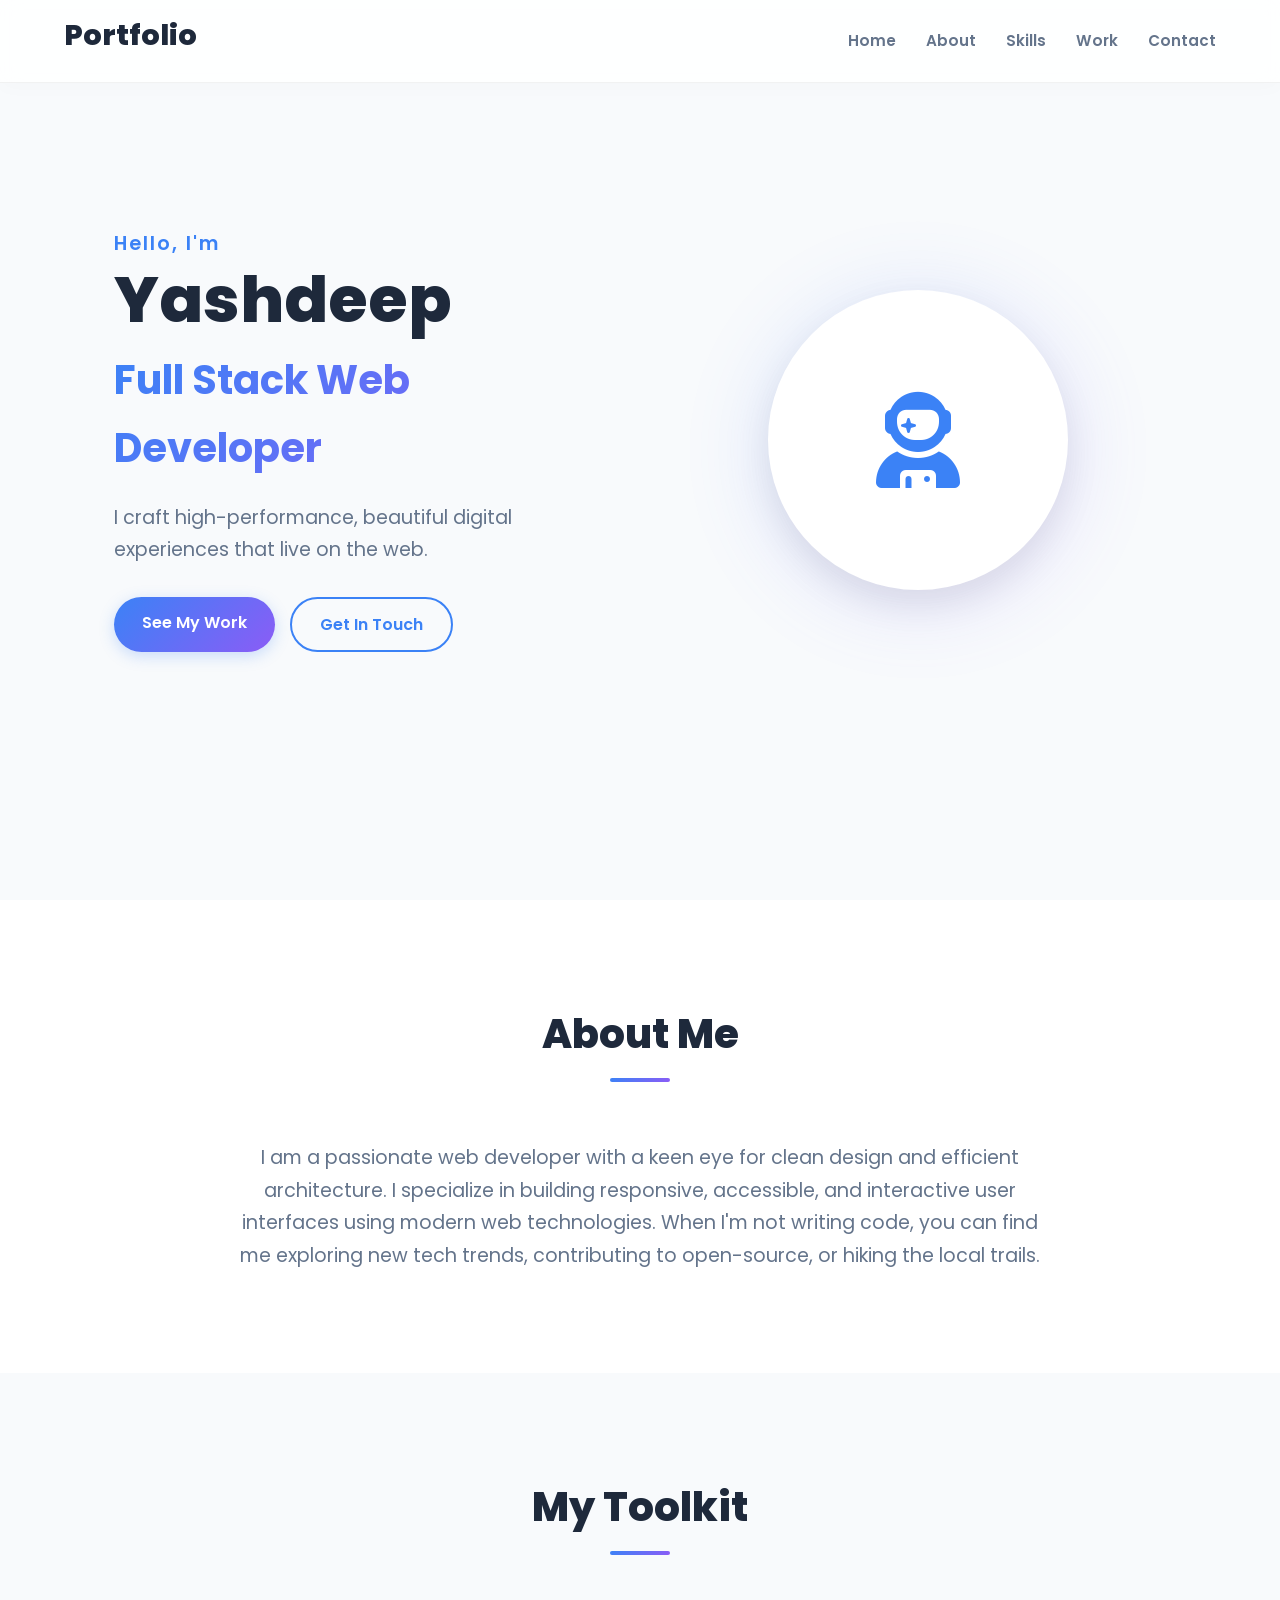
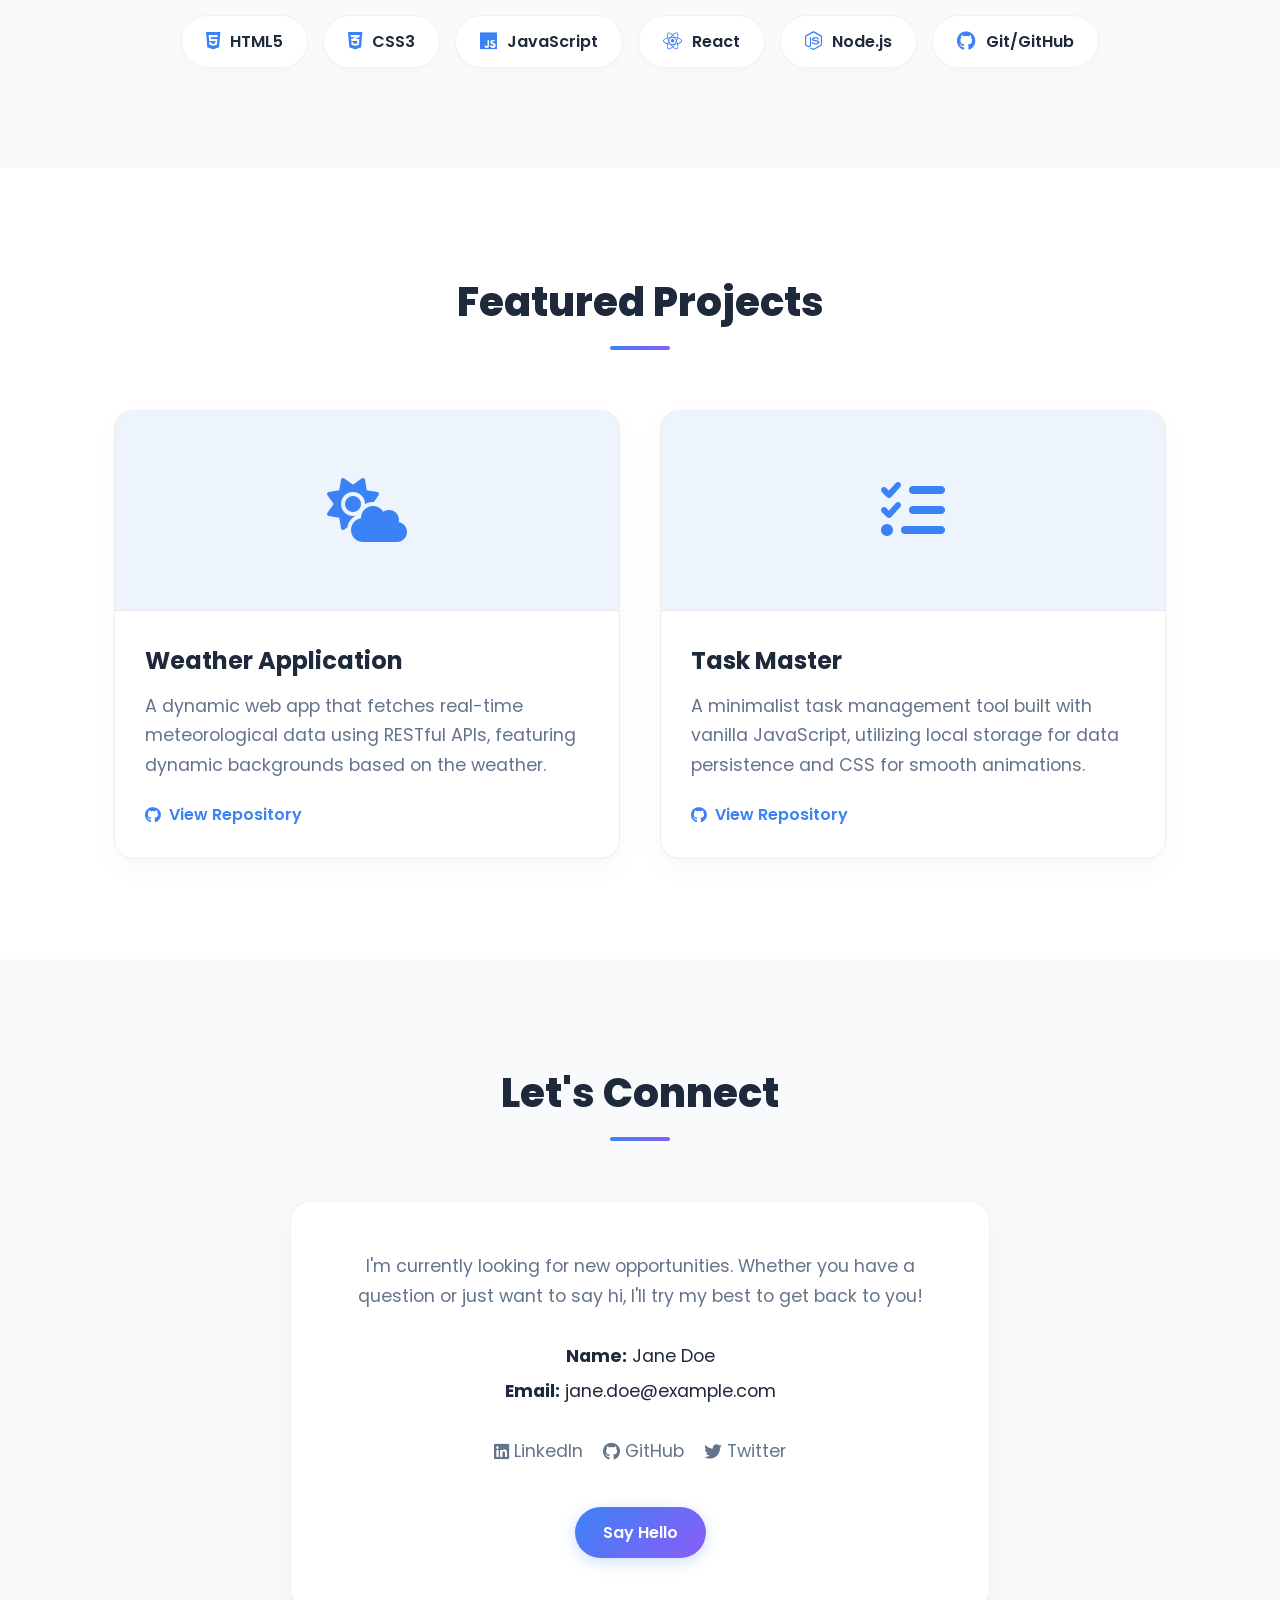
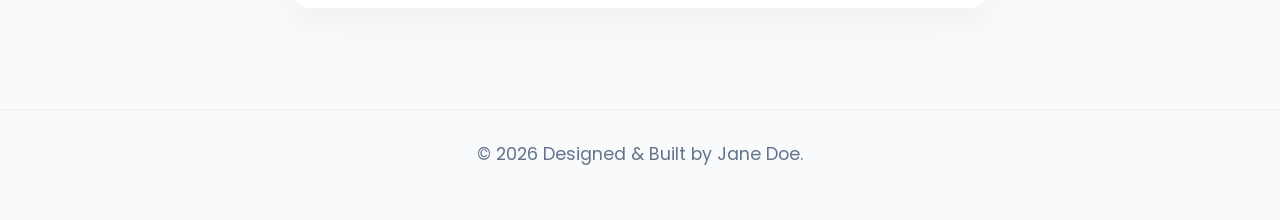
<file: WebDev-L1-PersonalPortfolio/index.html>
<!DOCTYPE html>
<html lang="en">
<head>
    <meta charset="UTF-8">
    <meta name="viewport" content="width=device-width, initial-scale=1.0">
    <title>Personal Portfolio</title>
    <link rel="stylesheet" href="style.css">
    <!-- Google Fonts -->
    <link href="https://fonts.googleapis.com/css2?family=Poppins:wght@300;400;600;800&display=swap" rel="stylesheet">
    <!-- FontAwesome Icons -->
    <link rel="stylesheet" href="https://cdnjs.cloudflare.com/ajax/libs/font-awesome/6.4.0/css/all.min.css">
</head>
<body>

    <!-- Navigation -->
    <nav id="navbar">
        <div class="nav-container">
            <h1 class="logo">Portfolio</h1>
            <ul class="nav-links">
                <li><a href="#hero">Home</a></li>
                <li><a href="#about">About</a></li>
                <li><a href="#skills">Skills</a></li>
                <li><a href="#projects">Work</a></li>
                <li><a href="#contact">Contact</a></li>
            </ul>
            <div class="hamburger" id="hamburger">
                <i class="fa-solid fa-bars"></i>
            </div>
        </div>
    </nav>

    <!-- Profile/Hero Section -->
    <header id="hero" class="section hero">
        <div class="container hero-layout">
            <div class="hero-text reveal">
                <p class="greeting">Hello, I'm</p>
                <h1>Yashdeep</h1>
                <h2 class="gradient-text">Full Stack Web Developer</h2>
                <p class="subtitle">I craft high-performance, beautiful digital experiences that live on the web.</p>
                <div class="hero-cta">
                    <a href="#projects" class="btn btn-primary">See My Work</a>
                    <a href="#contact" class="btn btn-secondary">Get In Touch</a>
                </div>
            </div>
            <div class="hero-image reveal">
                <div class="avatar-placeholder">
                    <i class="fa-solid fa-user-astronaut"></i>
                </div>
                <div class="glow-ring"></div>
            </div>
        </div>
    </header>

    <!-- About Me Section -->
    <section id="about" class="section bg-light">
        <div class="container reveal">
            <h2 class="section-title">About Me</h2>
            <div class="about-content">
                <p>I am a passionate web developer with a keen eye for clean design and efficient architecture. I specialize in building responsive, accessible, and interactive user interfaces using modern web technologies. When I'm not writing code, you can find me exploring new tech trends, contributing to open-source, or hiking the local trails.</p>
            </div>
        </div>
    </section>

    <!-- Skills Section -->
    <section id="skills" class="section">
        <div class="container reveal">
            <h2 class="section-title">My Toolkit</h2>
            <div class="skills-grid">
                <div class="skill-pill"><i class="fa-brands fa-html5"></i> HTML5</div>
                <div class="skill-pill"><i class="fa-brands fa-css3-alt"></i> CSS3</div>
                <div class="skill-pill"><i class="fa-brands fa-js"></i> JavaScript</div>
                <div class="skill-pill"><i class="fa-brands fa-react"></i> React</div>
                <div class="skill-pill"><i class="fa-brands fa-node-js"></i> Node.js</div>
                <div class="skill-pill"><i class="fa-brands fa-github"></i> Git/GitHub</div>
            </div>
        </div>
    </section>

    <!-- Projects Section -->
    <section id="projects" class="section bg-light">
        <div class="container reveal">
            <h2 class="section-title">Featured Projects</h2>
            <div class="projects-grid">
                <!-- Project 1 -->
                <div class="project-card">
                    <div class="project-image">
                        <i class="fa-solid fa-cloud-sun"></i>
                    </div>
                    <div class="project-info">
                        <h3>Weather Application</h3>
                        <p>A dynamic web app that fetches real-time meteorological data using RESTful APIs, featuring dynamic backgrounds based on the weather.</p>
                        <a href="#" class="project-link"><i class="fa-brands fa-github"></i> View Repository</a>
                    </div>
                </div>
                <!-- Project 2 -->
                <div class="project-card">
                    <div class="project-image">
                        <i class="fa-solid fa-list-check"></i>
                    </div>
                    <div class="project-info">
                        <h3>Task Master</h3>
                        <p>A minimalist task management tool built with vanilla JavaScript, utilizing local storage for data persistence and CSS for smooth animations.</p>
                        <a href="#" class="project-link"><i class="fa-brands fa-github"></i> View Repository</a>
                    </div>
                </div>
            </div>
        </div>
    </section>

    <!-- Contact Section -->
    <section id="contact" class="section">
        <div class="container reveal">
            <h2 class="section-title">Let's Connect</h2>
            <div class="contact-card">
                <p>I'm currently looking for new opportunities. Whether you have a question or just want to say hi, I'll try my best to get back to you!</p>
                <div class="contact-details">
                    <p><strong>Name:</strong> Jane Doe</p>
                    <p><strong>Email:</strong> jane.doe@example.com</p>
                </div>
                <div class="social-links">
                    <a href="#"><i class="fa-brands fa-linkedin"></i> LinkedIn</a>
                    <a href="#"><i class="fa-brands fa-github"></i> GitHub</a>
                    <a href="#"><i class="fa-brands fa-twitter"></i> Twitter</a>
                </div>
                <a href="mailto:jane.doe@example.com" class="btn btn-primary" style="margin-top: 20px;">Say Hello</a>
            </div>
        </div>
    </section>

    <footer>
        <p>&copy; <span id="year"></span> Designed & Built by Jane Doe.</p>
    </footer>

    <script src="script.js"></script>
</body>
</html>
</file>
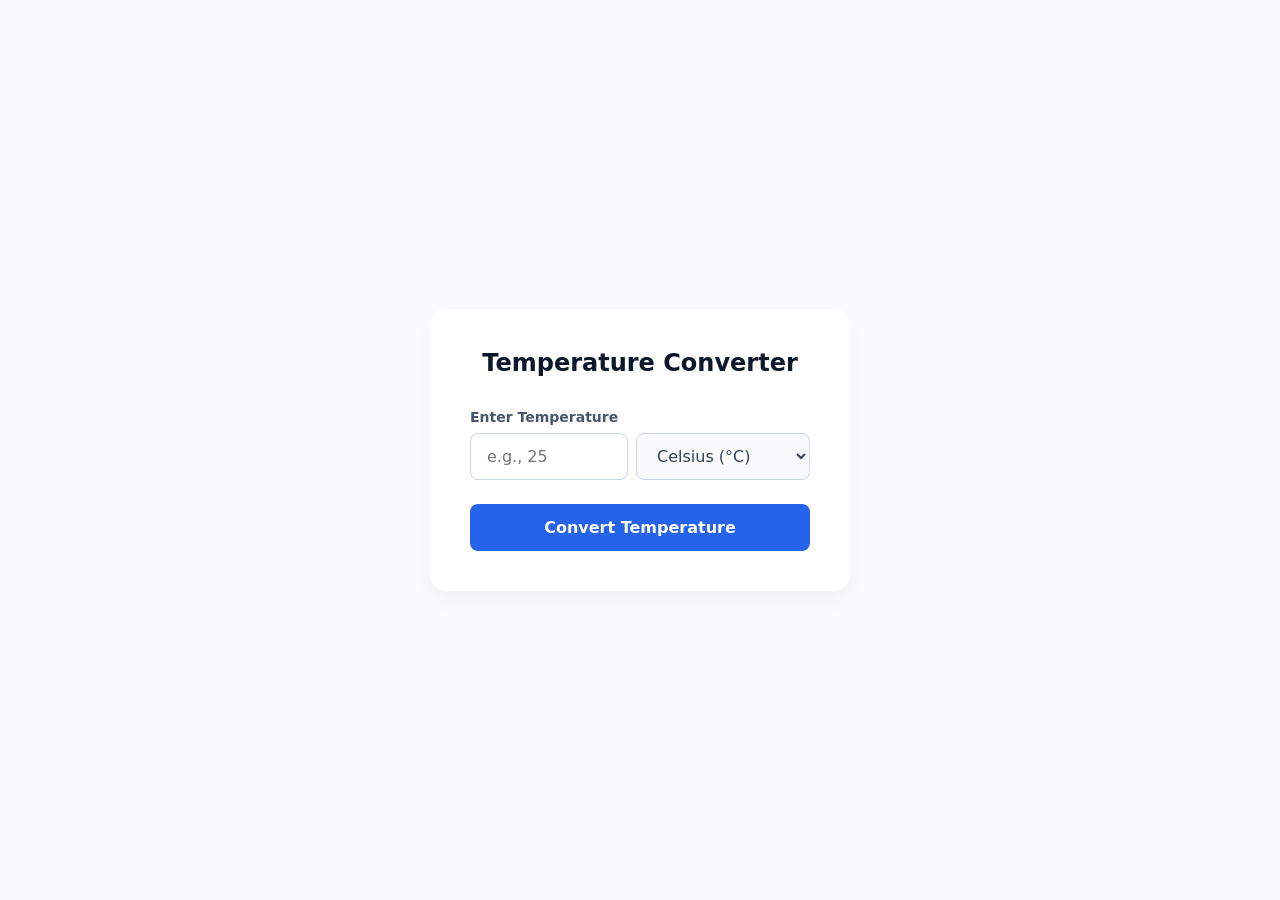
<file: WebDev-L1-TemperaturConverterWebsite/index.html>
<!DOCTYPE html>
<html lang="en">
<head>
    <meta charset="UTF-8">
    <meta name="viewport" content="width=device-width, initial-scale=1.0">
    <title>Temperature Converter</title>
    <link rel="stylesheet" href="style.css">
</head>
<body>

    <div class="converter-card">
        <h1>Temperature Converter</h1>
        
        <div class="input-section">
            <label for="tempInput">Enter Temperature</label>
            <div class="input-group">
                <input type="number" id="tempInput" placeholder="e.g., 25" step="any" required>
                <select id="unitSelect">
                    <option value="C">Celsius (°C)</option>
                    <option value="F">Fahrenheit (°F)</option>
                    <option value="K">Kelvin (K)</option>
                </select>
            </div>
            <!-- Error message container -->
            <div id="errorMessage" class="error-text hidden"></div>
        </div>

        <button id="convertBtn">Convert Temperature</button>

        <!-- Results displayed simultaneously -->
        <div id="resultsArea" class="results-section hidden">
            <h2>Converted Values</h2>
            <div class="result-card">
                <span class="value" id="result1-value">--</span>
                <span class="unit" id="result1-unit">--</span>
            </div>
            <div class="result-card">
                <span class="value" id="result2-value">--</span>
                <span class="unit" id="result2-unit">--</span>
            </div>
        </div>
    </div>

    <script src="script.js"></script>
</body>
</html>
</file>
<file: WebDev-L1-PersonalPortfolio/style.css>
/* Core Variables & Reset (Light Mode) */
:root {
    --bg-main: #f8fafc; /* Soft off-white for main background */
    --bg-alt: #ffffff;  /* Pure white for sections and cards */
    --text-main: #1e293b; /* Dark slate for high contrast readability */
    --text-muted: #64748b; /* Medium slate for subtitles */
    --accent: #3b82f6; /* Vibrant blue */
    --accent-gradient: linear-gradient(135deg, #3b82f6, #8b5cf6); /* Blue to Purple */
    --font-main: 'Poppins', sans-serif;
}

* { margin: 0; padding: 0; box-sizing: border-box; }

html { scroll-behavior: smooth; }

body {
    font-family: var(--font-main);
    background-color: var(--bg-main);
    color: var(--text-main);
    line-height: 1.7;
    overflow-x: hidden;
}

.container {
    max-width: 1100px;
    margin: 0 auto;
    padding: 0 24px;
}

.section { padding: 100px 0; }
.bg-light { background-color: var(--bg-alt); }

/* Typography */
h1 { font-size: clamp(3rem, 5vw, 4.5rem); line-height: 1.1; margin-bottom: 10px; font-weight: 800; color: var(--text-main); }
h2 { font-size: clamp(2rem, 4vw, 2.5rem); margin-bottom: 20px; color: var(--text-main); }
h3 { font-size: 1.5rem; margin-bottom: 10px; color: var(--text-main); }
p { color: var(--text-muted); font-size: 1.1rem; margin-bottom: 20px; }

.gradient-text {
    background: var(--accent-gradient);
    -webkit-background-clip: text;
    -webkit-text-fill-color: transparent;
}

.section-title {
    text-align: center;
    margin-bottom: 60px;
    font-weight: 800;
}
.section-title::after {
    content: '';
    display: block;
    width: 60px;
    height: 4px;
    background: var(--accent-gradient);
    margin: 10px auto 0;
    border-radius: 2px;
}

/* Navigation - Light Glassmorphism */
nav {
    position: fixed;
    top: 0; width: 100%;
    background: rgba(255, 255, 255, 0.85);
    backdrop-filter: blur(10px);
    border-bottom: 1px solid rgba(0, 0, 0, 0.05);
    box-shadow: 0 4px 20px rgba(0, 0, 0, 0.02);
    z-index: 1000;
    transition: all 0.3s ease;
}

.nav-container {
    display: flex; justify-content: space-between; align-items: center;
    padding: 20px 24px;
    max-width: 1200px; margin: 0 auto;
}

.logo { font-size: 1.8rem; font-weight: 800; color: var(--text-main); }
.logo span { color: var(--accent); }

.nav-links { display: flex; list-style: none; gap: 30px; }
.nav-links a {
    text-decoration: none; color: var(--text-muted); font-weight: 600;
    font-size: 0.95rem; transition: color 0.3s;
}
.nav-links a:hover { color: var(--accent); }

/* Buttons */
.btn {
    display: inline-block; padding: 12px 28px;
    border-radius: 30px; font-weight: 600; text-decoration: none;
    transition: all 0.3s ease; cursor: pointer;
}
.btn-primary {
    background: var(--accent-gradient); color: #fff;
    box-shadow: 0 4px 15px rgba(59, 130, 246, 0.25);
}
.btn-primary:hover {
    transform: translateY(-3px);
    box-shadow: 0 8px 25px rgba(59, 130, 246, 0.4);
}
.btn-secondary {
    border: 2px solid var(--accent); color: var(--accent);
    background: transparent;
}
.btn-secondary:hover {
    background: rgba(59, 130, 246, 0.05);
}

/* Hero Section */
.hero {
    min-height: 100vh;
    display: flex; align-items: center;
    padding-top: 80px;
}
.hero-layout {
    display: grid; grid-template-columns: 1fr 1fr;
    align-items: center; gap: 60px;
}
.greeting { color: var(--accent); font-weight: 600; font-size: 1.2rem; margin-bottom: 5px; letter-spacing: 2px; }
.subtitle { font-size: 1.2rem; max-width: 450px; margin-bottom: 30px; }
.hero-cta { display: flex; gap: 15px; }

/* Floating Avatar */
.hero-image { position: relative; display: flex; justify-content: center; }
.avatar-placeholder {
    width: 300px; height: 300px;
    background: var(--bg-alt); border-radius: 50%;
    display: flex; align-items: center; justify-content: center;
    font-size: 6rem; color: var(--accent);
    border: 5px solid #ffffff;
    box-shadow: 0 15px 35px rgba(0, 0, 0, 0.08);
    z-index: 2; position: relative;
    animation: float 6s ease-in-out infinite;
}
.glow-ring {
    position: absolute; width: 320px; height: 320px;
    background: var(--accent-gradient); border-radius: 50%;
    filter: blur(40px); opacity: 0.15; z-index: 1;
    animation: pulse 4s ease-in-out infinite;
}

@keyframes float {
    0%, 100% { transform: translateY(0); }
    50% { transform: translateY(-20px); }
}
@keyframes pulse {
    0%, 100% { opacity: 0.1; transform: scale(1); }
    50% { opacity: 0.2; transform: scale(1.05); }
}

/* About & Skills */
.about-content p { text-align: center; max-width: 800px; margin: 0 auto; font-size: 1.2rem; }

.skills-grid {
    display: flex; flex-wrap: wrap; justify-content: center; gap: 15px;
}
.skill-pill {
    background: var(--bg-alt); border: 1px solid rgba(0, 0, 0, 0.05);
    box-shadow: 0 4px 6px rgba(0, 0, 0, 0.02);
    padding: 12px 24px; border-radius: 30px; font-weight: 600;
    color: var(--text-main);
    display: flex; align-items: center; gap: 10px; transition: all 0.3s;
}
.skill-pill:hover {
    border-color: var(--accent); color: var(--accent);
    transform: translateY(-3px); box-shadow: 0 6px 12px rgba(59, 130, 246, 0.1);
}
.skill-pill i { font-size: 1.2rem; color: var(--accent); }

/* Projects */
.projects-grid {
    display: grid; grid-template-columns: repeat(auto-fit, minmax(320px, 1fr)); gap: 40px;
}
.project-card {
    background: var(--bg-main); border-radius: 20px; overflow: hidden;
    border: 1px solid rgba(0, 0, 0, 0.05); transition: transform 0.3s;
    box-shadow: 0 10px 30px rgba(0, 0, 0, 0.03);
}
.project-card:hover { 
    transform: translateY(-10px); 
    box-shadow: 0 20px 40px rgba(59, 130, 246, 0.1); 
}
.project-image {
    height: 200px; background: rgba(59, 130, 246, 0.05);
    display: flex; align-items: center; justify-content: center;
    font-size: 4rem; color: var(--accent); border-bottom: 1px solid rgba(0, 0, 0, 0.05);
}
.project-info { padding: 30px; background: var(--bg-alt); }
.project-link { color: var(--accent); text-decoration: none; font-weight: 600; display: flex; align-items: center; gap: 8px; }
.project-link:hover { text-decoration: underline; }

/* Contact */
.contact-card {
    background: var(--bg-alt); padding: 50px; border-radius: 20px;
    text-align: center; max-width: 700px; margin: 0 auto;
    border: 1px solid rgba(0, 0, 0, 0.05);
    box-shadow: 0 15px 35px rgba(0, 0, 0, 0.04);
}
.contact-details { margin: 30px 0; }
.contact-details p { color: var(--text-main); margin-bottom: 5px; }
.social-links { display: flex; justify-content: center; gap: 20px; margin: 20px 0; }
.social-links a {
    color: var(--text-muted); text-decoration: none; font-size: 1.1rem;
    transition: color 0.3s; display: flex; align-items: center; gap: 5px;
}
.social-links a:hover { color: var(--accent); }

/* Footer */
footer { text-align: center; padding: 30px; border-top: 1px solid rgba(0, 0, 0, 0.05); font-size: 0.9rem; color: var(--text-muted); }

/* Scroll Reveal Classes (Used by JS) */
.reveal { opacity: 0; transform: translateY(40px); transition: all 0.8s ease-out; }
.reveal.active { opacity: 1; transform: translateY(0); }

/* Mobile */
.hamburger { display: none; font-size: 1.5rem; cursor: pointer; color: var(--text-main); }

@media (max-width: 900px) {
    .hero-layout { grid-template-columns: 1fr; text-align: center; gap: 40px; }
    .hero-cta { justify-content: center; }
    .subtitle { margin: 0 auto 30px; }
    .hero-image { order: -1; }
    
    .nav-links {
        display: flex; flex-direction: column; position: absolute;
        top: 70px; right: -100%; width: 100%; height: 100vh;
        background: rgba(255, 255, 255, 0.98); padding-top: 50px; text-align: center;
        transition: 0.4s ease; box-shadow: -5px 0 15px rgba(0,0,0,0.05);
    }
    .nav-links.active { right: 0; }
    .hamburger { display: block; }
}
</file>
<file: WebDev-L1-TemperaturConverterWebsite/style.css>
/* Base Reset */
* {
    margin: 0;
    padding: 0;
    box-sizing: border-box;
    font-family: 'Inter', 'Segoe UI', system-ui, sans-serif;
}

body {
    background-color: #f8fafc; /* Light theme background */
    display: flex;
    justify-content: center;
    align-items: center;
    min-height: 100vh;
    color: #1e293b;
}

/* Card Container */
.converter-card {
    background: #ffffff;
    padding: 2.5rem;
    border-radius: 16px;
    box-shadow: 0 10px 25px -5px rgba(0, 0, 0, 0.05), 0 8px 10px -6px rgba(0, 0, 0, 0.01);
    width: 100%;
    max-width: 420px;
}

h1 {
    font-size: 1.5rem;
    font-weight: 700;
    text-align: center;
    margin-bottom: 2rem;
    color: #0f172a;
}

/* Input Section */
.input-section {
    margin-bottom: 1.5rem;
}

label {
    display: block;
    font-size: 0.875rem;
    font-weight: 600;
    margin-bottom: 0.5rem;
    color: #475569;
}

.input-group {
    display: flex;
    gap: 0.5rem;
}

input[type="number"], select {
    padding: 0.75rem 1rem;
    border: 1px solid #cbd5e1;
    border-radius: 8px;
    font-size: 1rem;
    outline: none;
    transition: all 0.2s ease;
}

input[type="number"] {
    flex: 2;
    width: 100%;
}

select {
    flex: 1;
    background-color: #f8fafc;
    cursor: pointer;
    font-weight: 500;
    color: #334155;
}

input[type="number"]:focus, select:focus {
    border-color: #3b82f6;
    box-shadow: 0 0 0 3px rgba(59, 130, 246, 0.15);
}

.input-error {
    border-color: #ef4444 !important;
}

.error-text {
    color: #ef4444;
    font-size: 0.85rem;
    margin-top: 0.5rem;
    font-weight: 500;
}

/* Button */
button {
    width: 100%;
    background-color: #2563eb;
    color: white;
    border: none;
    padding: 0.875rem;
    border-radius: 8px;
    font-size: 1rem;
    font-weight: 600;
    cursor: pointer;
    transition: background-color 0.2s ease, transform 0.1s ease;
}

button:hover {
    background-color: #1d4ed8;
}

button:active {
    transform: scale(0.98);
}

/* Results Section */
.results-section {
    margin-top: 2rem;
    padding-top: 1.5rem;
    border-top: 1px solid #e2e8f0;
    animation: fadeIn 0.3s ease-in-out;
}

.results-section h2 {
    font-size: 1rem;
    color: #64748b;
    margin-bottom: 1rem;
    font-weight: 600;
}

.result-card {
    background-color: #f1f5f9;
    padding: 1rem 1.25rem;
    border-radius: 8px;
    display: flex;
    justify-content: space-between;
    align-items: center;
    margin-bottom: 0.75rem;
}

.result-card .value {
    font-size: 1.25rem;
    font-weight: 700;
    color: #0f172a;
}

.result-card .unit {
    font-size: 0.875rem;
    font-weight: 500;
    color: #64748b;
}

/* Utility Classes */
.hidden {
    display: none !important;
}

@keyframes fadeIn {
    from { opacity: 0; transform: translateY(5px); }
    to { opacity: 1; transform: translateY(0); }
}
</file>
